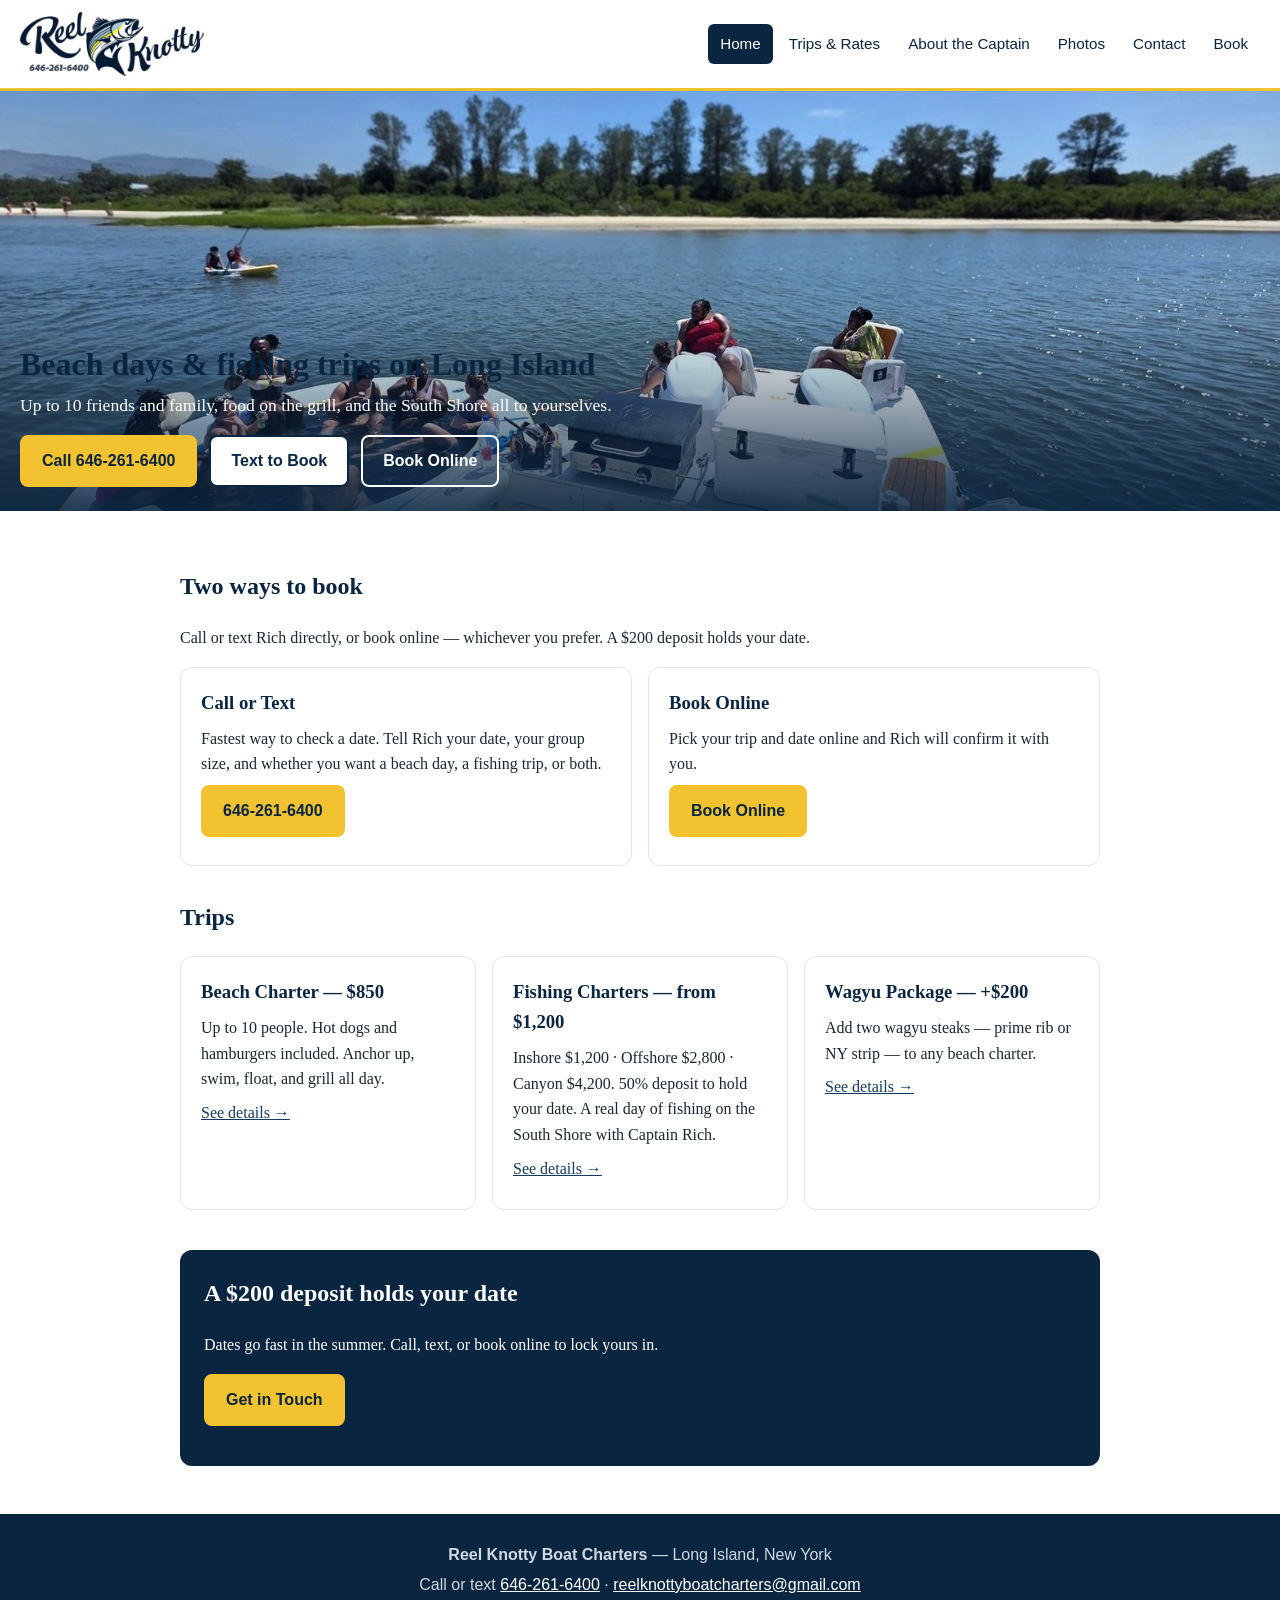
<file: index.html>
<!DOCTYPE html>
<html lang="en">
<head>
<meta charset="UTF-8">
<meta name="viewport" content="width=device-width, initial-scale=1.0">
<title>Reel Knotty Boat Charters | Beach Days &amp; Fishing Trips on Long Island</title>
<meta name="description" content="Reel Knotty Boat Charters — beach charters $850 for up to 10 people, fishing charters inshore $1,200, offshore $2,800, canyon $4,200, on Long Island, New York. Call or text 646-261-6400 or book online.">
<link rel="stylesheet" href="style.css">
</head>
<body>
<header class="site-header">
  <a href="index.html" class="logo"><img src="[data-uri]" alt="Reel Knotty Boat Charters"></a>
  <nav>
    <a href="index.html" class="active">Home</a>
    <a href="trips.html">Trips &amp; Rates</a>
    <a href="about.html">About the Captain</a>
    <a href="photos.html">Photos</a>
    <a href="contact.html">Contact</a>
    <a href="booking.html">Book</a>
  </nav>
</header>

<section class="hero">
  <img src="[data-uri]" alt="A Reel Knotty beach charter day on the water" class="hero-img">
  <div class="hero-text">
    <h1>Beach days &amp; fishing trips on Long Island</h1>
    <p>Up to 10 friends and family, food on the grill, and the South Shore all to yourselves.</p>
    <div class="cta-row">
      <a class="btn btn-primary" href="tel:+16462616400">Call 646-261-6400</a>
      <a class="btn" href="sms:+16462616400?body=Hi%20Rich%2C%20I%27d%20like%20to%20book%20a%20Reel%20Knotty%20charter!">Text to Book</a>
      <a class="btn btn-outline" href="booking.html">Book Online</a>
    </div>
  </div>
</section>

<main>
  <section>
    <h2>Two ways to book</h2>
    <p>Call or text Rich directly, or book online — whichever you prefer. A $200 deposit holds your date.</p>
    <div class="card-grid">
      <div class="card">
        <h3>Call or Text</h3>
        <p>Fastest way to check a date. Tell Rich your date, your group size, and whether you want a beach day, a fishing trip, or both.</p>
        <p><a class="btn btn-primary" href="tel:+16462616400">646-261-6400</a></p>
      </div>
      <div class="card">
        <h3>Book Online</h3>
        <p>Pick your trip and date online and Rich will confirm it with you.</p>
        <p><a class="btn btn-primary" href="booking.html">Book Online</a></p>
      </div>
    </div>
  </section>

  <section>
    <h2>Trips</h2>
    <div class="card-grid">
      <div class="card">
        <h3>Beach Charter — $850</h3>
        <p>Up to 10 people. Hot dogs and hamburgers included. Anchor up, swim, float, and grill all day.</p>
        <p><a href="trips.html">See details →</a></p>
      </div>
      <div class="card">
        <h3>Fishing Charters — from $1,200</h3>
        <p>Inshore $1,200 · Offshore $2,800 · Canyon $4,200. 50% deposit to hold your date. A real day of fishing on the South Shore with Captain Rich.</p>
        <p><a href="trips.html">See details →</a></p>
      </div>
      <div class="card">
        <h3>Wagyu Package — +$200</h3>
        <p>Add two wagyu steaks — prime rib or NY strip — to any beach charter.</p>
        <p><a href="trips.html">See details →</a></p>
      </div>
    </div>
  </section>

  <section class="strip">
    <h2>A $200 deposit holds your date</h2>
    <p>Dates go fast in the summer. Call, text, or book online to lock yours in.</p>
    <p><a class="btn btn-primary" href="contact.html">Get in Touch</a></p>
  </section>
</main>

<footer>
  <p><strong>Reel Knotty Boat Charters</strong> — Long Island, New York</p>
  <p>Call or text <a href="tel:+16462616400">646-261-6400</a> · <a href="mailto:reelknottyboatcharters@gmail.com">reelknottyboatcharters@gmail.com</a></p>
</footer>
<script src="script.js"></script>
</body>
</html>
</file>
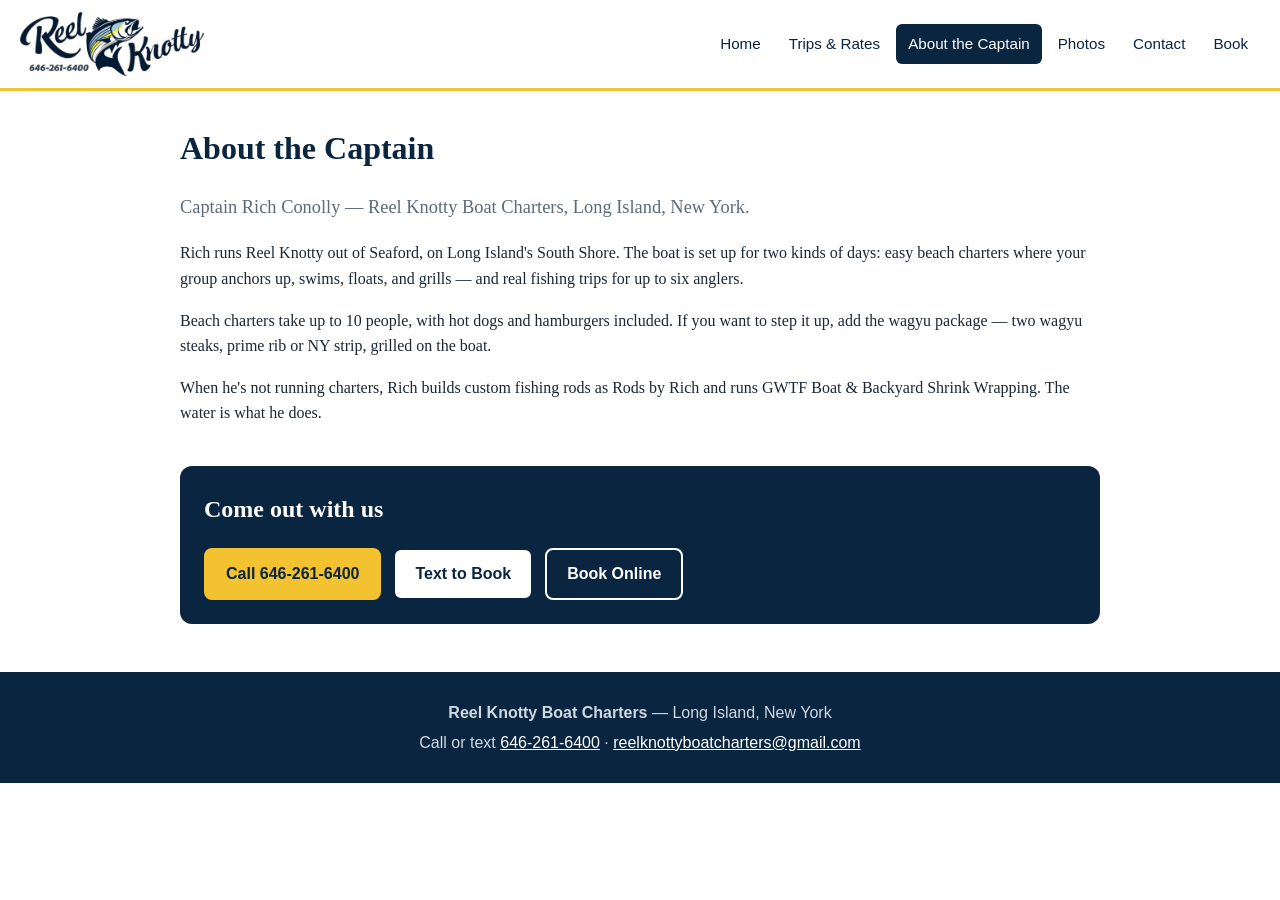
<file: about.html>
<!DOCTYPE html>
<html lang="en">
<head>
<meta charset="UTF-8">
<meta name="viewport" content="width=device-width, initial-scale=1.0">
<title>About the Captain | Reel Knotty Boat Charters</title>
<meta name="description" content="Captain Rich Conolly runs Reel Knotty Boat Charters on Long Island, New York — beach days and fishing trips on the South Shore.">
<link rel="stylesheet" href="style.css">
</head>
<body>
<header class="site-header">
  <a href="index.html" class="logo"><img src="[data-uri]" alt="Reel Knotty Boat Charters"></a>
  <nav>
    <a href="index.html">Home</a>
    <a href="trips.html">Trips &amp; Rates</a>
    <a href="about.html" class="active">About the Captain</a>
    <a href="photos.html">Photos</a>
    <a href="contact.html">Contact</a>
    <a href="booking.html">Book</a>
  </nav>
</header>

<main>
  <h1>About the Captain</h1>
  <p class="lede">Captain Rich Conolly — Reel Knotty Boat Charters, Long Island, New York.</p>
  <p>Rich runs Reel Knotty out of Seaford, on Long Island's South Shore. The boat is set up for two kinds of days: easy beach charters where your group anchors up, swims, floats, and grills — and real fishing trips for up to six anglers.</p>
  <p>Beach charters take up to 10 people, with hot dogs and hamburgers included. If you want to step it up, add the wagyu package — two wagyu steaks, prime rib or NY strip, grilled on the boat.</p>
  <p>When he's not running charters, Rich builds custom fishing rods as Rods by Rich and runs GWTF Boat &amp; Backyard Shrink Wrapping. The water is what he does.</p>

  <section class="strip">
    <h2>Come out with us</h2>
    <div class="cta-row">
      <a class="btn btn-primary" href="tel:+16462616400">Call 646-261-6400</a>
      <a class="btn" href="sms:+16462616400?body=Hi%20Rich%2C%20I%27d%20like%20to%20book%20a%20Reel%20Knotty%20charter!">Text to Book</a>
      <a class="btn btn-outline" href="booking.html">Book Online</a>
    </div>
  </section>
</main>

<footer>
  <p><strong>Reel Knotty Boat Charters</strong> — Long Island, New York</p>
  <p>Call or text <a href="tel:+16462616400">646-261-6400</a> · <a href="mailto:reelknottyboatcharters@gmail.com">reelknottyboatcharters@gmail.com</a></p>
</footer>
<script src="script.js"></script>
</body>
</html>
</file>
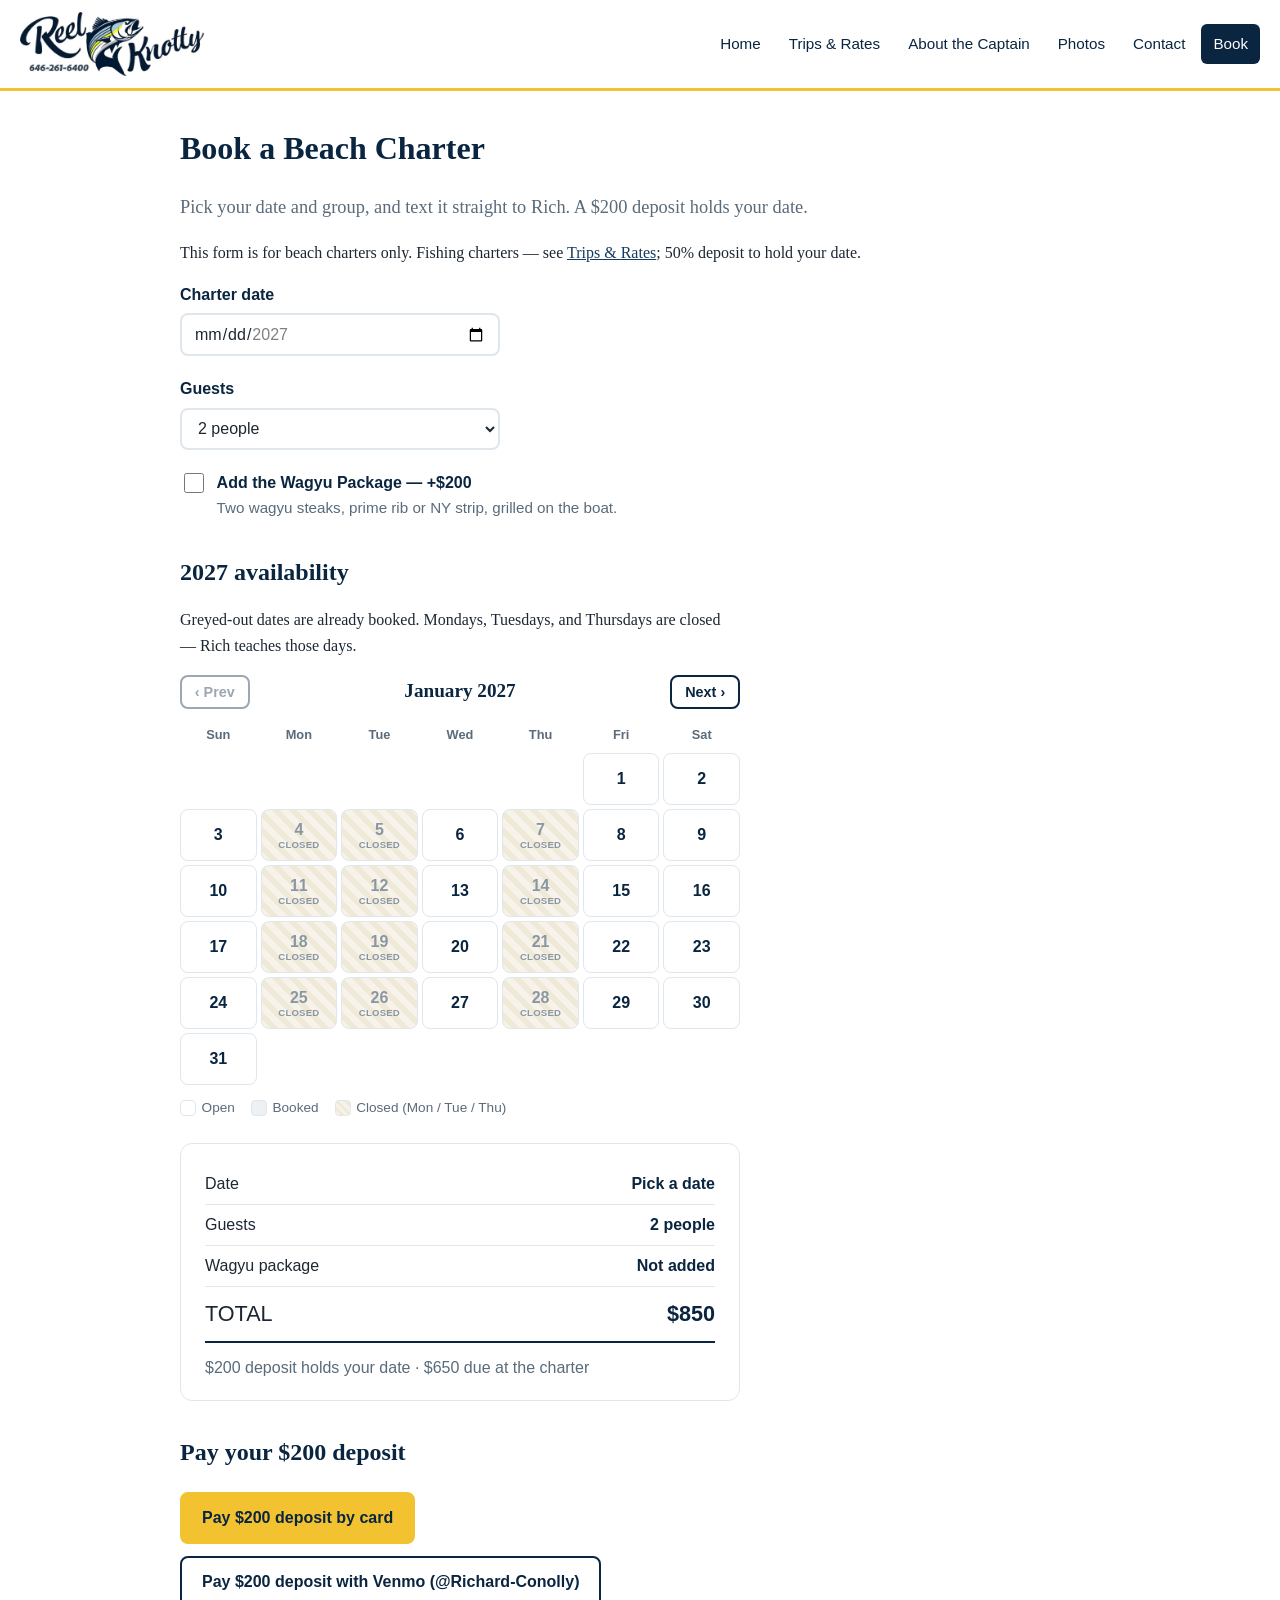
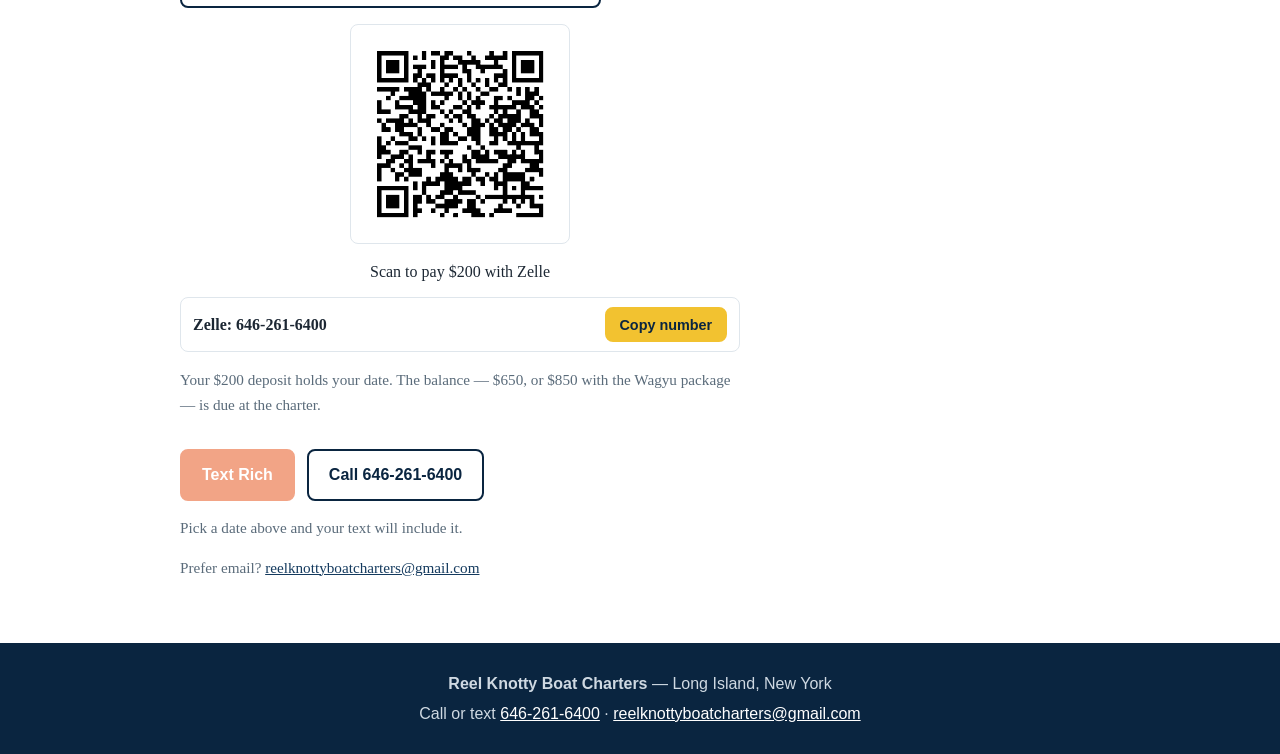
<file: booking.html>
<!DOCTYPE html>
<html lang="en">
<head>
<meta charset="UTF-8">
<meta name="viewport" content="width=device-width, initial-scale=1.0">
<title>Book a Beach Charter | Reel Knotty Boat Charters</title>
<meta name="description" content="Book a Reel Knotty beach charter online — $850 for up to 10 people, $200 deposit holds your date. Call or text 646-261-6400.">
<link rel="stylesheet" href="style.css">
</head>
<body>
<header class="site-header">
  <a href="index.html" class="logo"><img src="[data-uri]" alt="Reel Knotty Boat Charters"></a>
  <nav>
    <a href="index.html">Home</a>
    <a href="trips.html">Trips &amp; Rates</a>
    <a href="about.html">About the Captain</a>
    <a href="photos.html">Photos</a>
    <a href="contact.html">Contact</a>
    <a href="booking.html" class="active">Book</a>
  </nav>
</header>

<main>
  <h1>Book a Beach Charter</h1>
  <p class="lede">Pick your date and group, and text it straight to Rich. A $200 deposit holds your date.</p>
  <p>This form is for beach charters only. Fishing charters — see <a href="trips.html">Trips &amp; Rates</a>; 50% deposit to hold your date.</p>

  <form class="booking-form" id="booking-form" action="#" onsubmit="return false;">
    <div>
      <label for="bk-date">Charter date</label>
      <input type="date" id="bk-date" name="date">
    </div>
    <div>
      <label for="bk-guests">Guests</label>
      <select id="bk-guests" name="guests">
        <option value="1">1 person</option>
        <option value="2" selected>2 people</option>
        <option value="3">3 people</option>
        <option value="4">4 people</option>
        <option value="5">5 people</option>
        <option value="6">6 people</option>
        <option value="7">7 people</option>
        <option value="8">8 people</option>
        <option value="9">9 people</option>
        <option value="10">10 people</option>
      </select>
    </div>
    <div class="wagyu-row">
      <input type="checkbox" id="bk-wagyu" name="wagyu">
      <label for="bk-wagyu">Add the Wagyu Package — +$200<br><span class="wagyu-sub">Two wagyu steaks, prime rib or NY strip, grilled on the boat.</span></label>
    </div>
  </form>

  <section class="calendar-wrap" id="booking-calendar">
    <h2>2027 availability</h2>
    <p>Greyed-out dates are already booked. Mondays, Tuesdays, and Thursdays are closed — Rich teaches those days.</p>
    <div class="cal-nav">
      <button type="button" id="cal-prev" class="btn" aria-label="Previous month">‹ Prev</button>
      <h3 id="cal-title">January 2027</h3>
      <button type="button" id="cal-next" class="btn" aria-label="Next month">Next ›</button>
    </div>
    <div class="cal-grid" id="cal-grid" role="grid" aria-label="Booking calendar"></div>
    <p class="cal-legend">
      <span class="cal-key cal-key-open">Open</span>
      <span class="cal-key cal-key-taken">Booked</span>
      <span class="cal-key cal-key-closed">Closed (Mon / Tue / Thu)</span>
    </p>
    <p class="hint" id="cal-hint"></p>
  </section>

  <div class="summary" id="booking-summary" aria-live="polite">
    <div class="summary-row"><span>Date</span><strong id="sum-date">Pick a date</strong></div>
    <div class="summary-row"><span>Guests</span><strong id="sum-guests">2 people</strong></div>
    <div class="summary-row"><span>Wagyu package</span><strong id="sum-wagyu">Not added</strong></div>
    <div class="summary-row total"><span>TOTAL</span><strong id="sum-total">$850</strong></div>
    <p class="deposit" id="sum-deposit">$200 deposit holds your date · $650 due at the charter</p>
  </div>

  <section class="payment" id="deposit">
    <h2>Pay your $200 deposit</h2>
    <div class="cta-row">
      <a class="btn btn-primary" href="https://buy.stripe.com/14AbJ38N94sJg3r1LlfjG00" target="_blank" rel="noopener">Pay $200 deposit by card</a>
      <a class="btn" href="https://venmo.com/code?user_id=1741327347744768082&created=1795651799" target="_blank" rel="noopener">Pay $200 deposit with Venmo (@Richard-Conolly)</a>
    </div>
    <div class="zelle-qr">
      <img src="[data-uri]" alt="Zelle QR code — scan with your banking app to pay Rich $200" width="220" height="220">
      <p>Scan to pay $200 with Zelle</p>
      <div class="rk-copy-row">
        <span class="rk-copy-value">Zelle: 646-261-6400</span>
        <button type="button" class="btn btn-primary rk-copy-btn" data-copy="646-261-6400">Copy number</button>
      </div>
    </div>
    <p class="hint">Your $200 deposit holds your date. The balance — $650, or $850 with the Wagyu package — is due at the charter.</p>
  </section>

  <div class="cta-row booking-cta">
    <a class="btn btn-orange" id="bk-text" href="sms:+16462616400?body=Hi%20Rich%20%E2%80%94%20I%27d%20like%20to%20book%20a%20Reel%20Knotty%20Beach%20Charter.">Text Rich</a>
    <a class="btn" href="tel:+16462616400">Call 646-261-6400</a>
  </div>
  <p class="hint" id="bk-hint">Pick a date above and your text will include it.</p>
  <p class="hint">Prefer email? <a href="mailto:reelknottyboatcharters@gmail.com">reelknottyboatcharters@gmail.com</a></p>
</main>

<footer>
  <p><strong>Reel Knotty Boat Charters</strong> — Long Island, New York</p>
  <p>Call or text <a href="tel:+16462616400">646-261-6400</a> · <a href="mailto:reelknottyboatcharters@gmail.com">reelknottyboatcharters@gmail.com</a></p>
</footer>
<script src="script.js"></script>
</body>
</html>
</file>
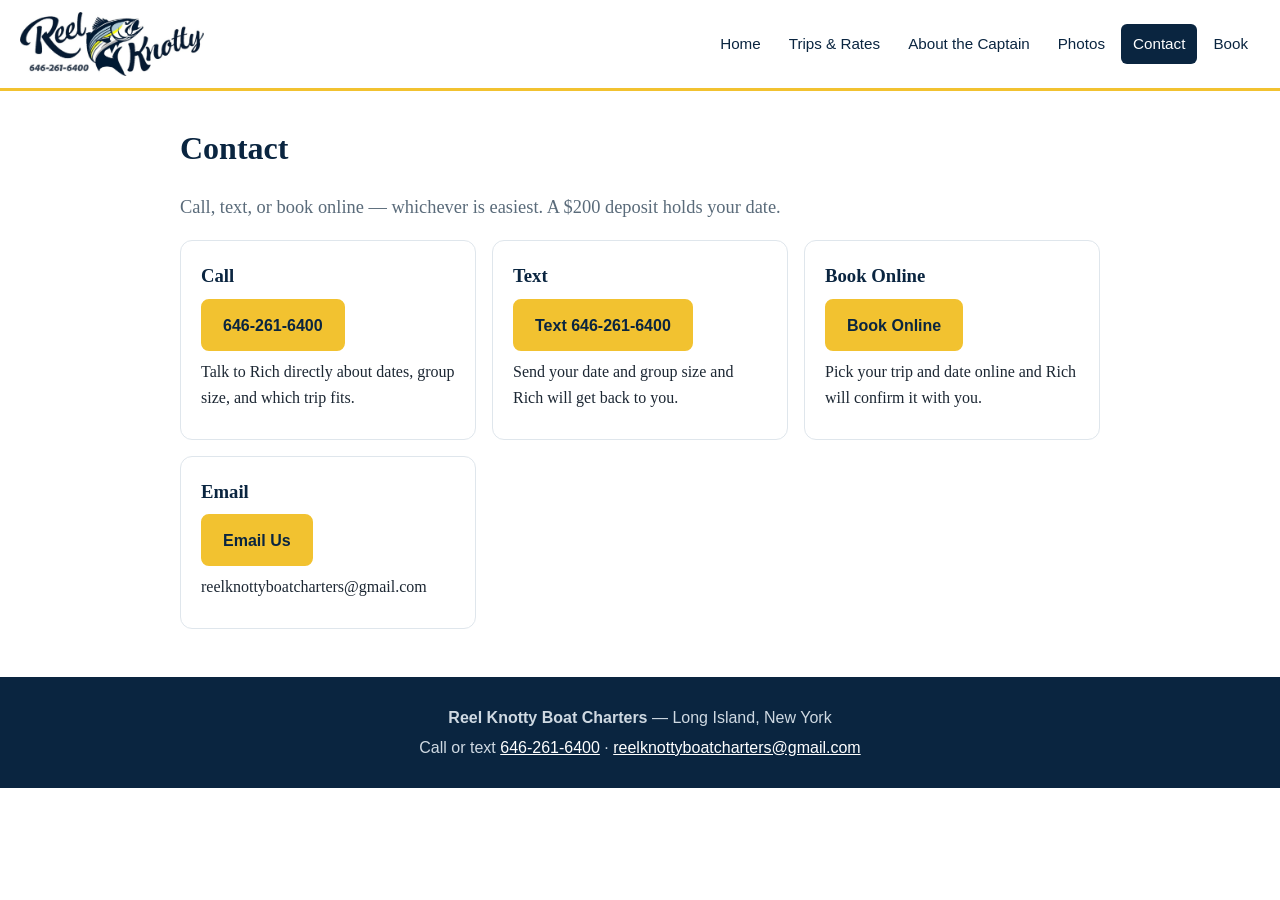
<file: contact.html>
<!DOCTYPE html>
<html lang="en">
<head>
<meta charset="UTF-8">
<meta name="viewport" content="width=device-width, initial-scale=1.0">
<title>Contact | Reel Knotty Boat Charters</title>
<meta name="description" content="Contact Reel Knotty Boat Charters — call or text 646-261-6400, or book online. $200 deposit holds your date.">
<link rel="stylesheet" href="style.css">
</head>
<body>
<header class="site-header">
  <a href="index.html" class="logo"><img src="[data-uri]" alt="Reel Knotty Boat Charters"></a>
  <nav>
    <a href="index.html">Home</a>
    <a href="trips.html">Trips &amp; Rates</a>
    <a href="about.html">About the Captain</a>
    <a href="photos.html">Photos</a>
    <a href="contact.html" class="active">Contact</a>
    <a href="booking.html">Book</a>
  </nav>
</header>

<main>
  <h1>Contact</h1>
  <p class="lede">Call, text, or book online — whichever is easiest. A $200 deposit holds your date.</p>

  <div class="card-grid">
    <div class="card">
      <h3>Call</h3>
      <p><a class="btn btn-primary" href="tel:+16462616400">646-261-6400</a></p>
      <p>Talk to Rich directly about dates, group size, and which trip fits.</p>
    </div>
    <div class="card">
      <h3>Text</h3>
      <p><a class="btn btn-primary" href="sms:+16462616400?body=Hi%20Rich%2C%20I%27d%20like%20to%20book%20a%20Reel%20Knotty%20charter!">Text 646-261-6400</a></p>
      <p>Send your date and group size and Rich will get back to you.</p>
    </div>
    <div class="card">
      <h3>Book Online</h3>
      <p><a class="btn btn-primary" href="booking.html">Book Online</a></p>
      <p>Pick your trip and date online and Rich will confirm it with you.</p>
    </div>
    <div class="card">
      <h3>Email</h3>
      <p><a class="btn btn-primary" href="mailto:reelknottyboatcharters@gmail.com">Email Us</a></p>
      <p>reelknottyboatcharters@gmail.com</p>
    </div>
  </div>
</main>

<footer>
  <p><strong>Reel Knotty Boat Charters</strong> — Long Island, New York</p>
  <p>Call or text <a href="tel:+16462616400">646-261-6400</a> · <a href="mailto:reelknottyboatcharters@gmail.com">reelknottyboatcharters@gmail.com</a></p>
</footer>
<script src="script.js"></script>
</body>
</html>
</file>
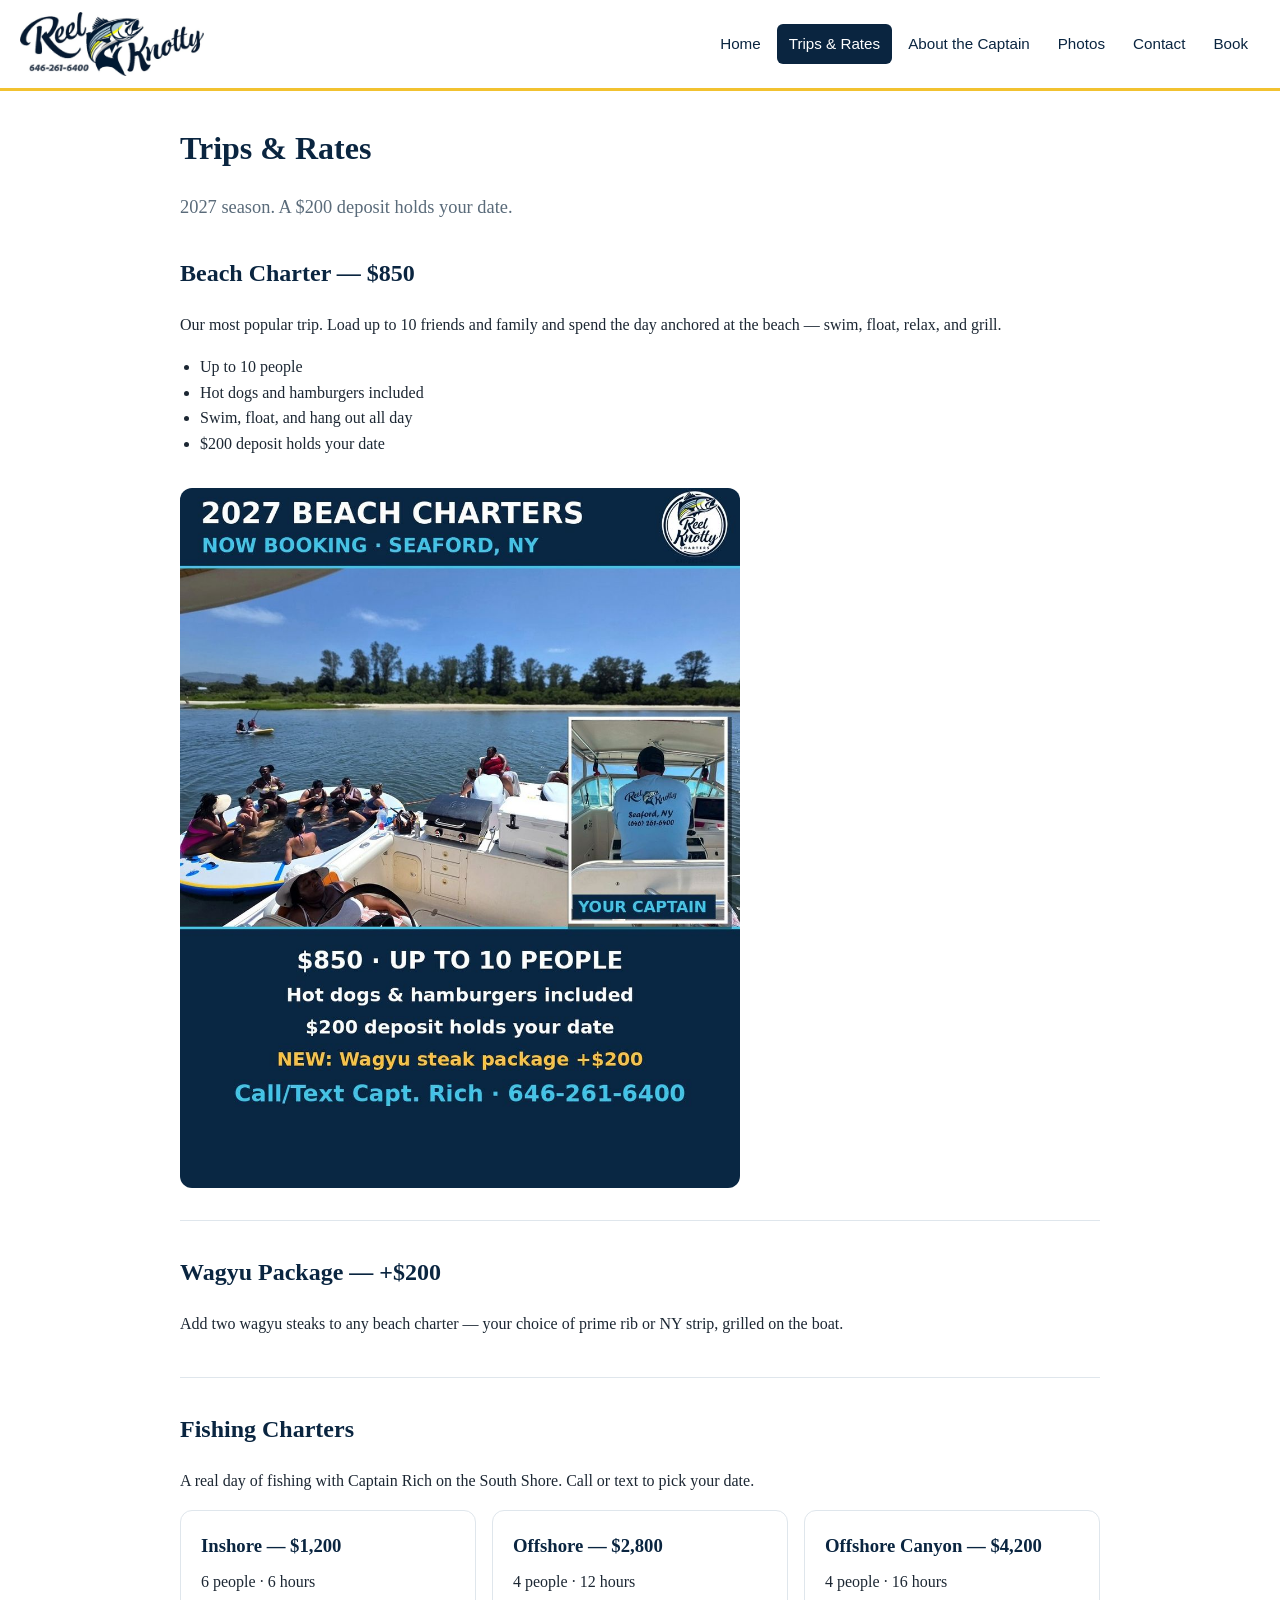
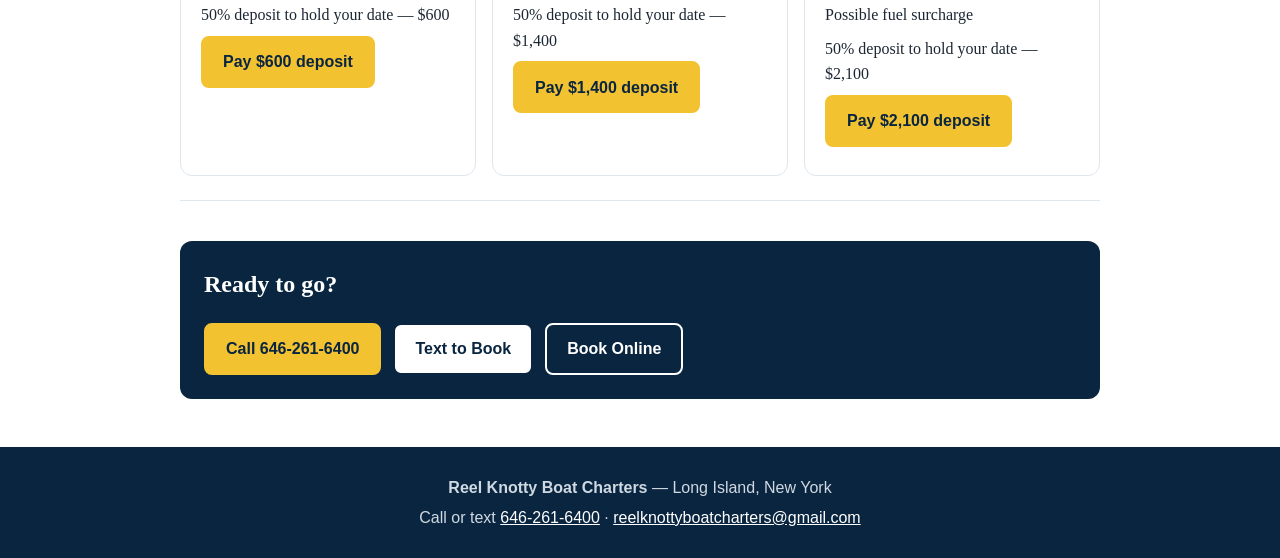
<file: trips.html>
<!DOCTYPE html>
<html lang="en">
<head>
<meta charset="UTF-8">
<meta name="viewport" content="width=device-width, initial-scale=1.0">
<title>Trips &amp; Rates | Reel Knotty Boat Charters</title>
<meta name="description" content="Reel Knotty beach charters $850 for up to 10 people, fishing charters from $1,200 inshore to $4,200 canyon, and the wagyu package. $200 deposit holds your date.">
<link rel="stylesheet" href="style.css">
</head>
<body>
<header class="site-header">
  <a href="index.html" class="logo"><img src="[data-uri]" alt="Reel Knotty Boat Charters"></a>
  <nav>
    <a href="index.html">Home</a>
    <a href="trips.html" class="active">Trips &amp; Rates</a>
    <a href="about.html">About the Captain</a>
    <a href="photos.html">Photos</a>
    <a href="contact.html">Contact</a>
    <a href="booking.html">Book</a>
  </nav>
</header>

<main>
  <h1>Trips &amp; Rates</h1>
  <p class="lede">2027 season. A $200 deposit holds your date.</p>

  <section class="trip">
    <h2>Beach Charter — $850</h2>
    <p>Our most popular trip. Load up to 10 friends and family and spend the day anchored at the beach — swim, float, relax, and grill.</p>
    <ul>
      <li>Up to 10 people</li>
      <li>Hot dogs and hamburgers included</li>
      <li>Swim, float, and hang out all day</li>
      <li>$200 deposit holds your date</li>
    </ul>
    <img src="[data-uri]" alt="Reel Knotty 2027 beach charter flyer" class="flyer">
  </section>

  <section class="trip">
    <h2>Wagyu Package — +$200</h2>
    <p>Add two wagyu steaks to any beach charter — your choice of prime rib or NY strip, grilled on the boat.</p>
  </section>

  <section class="trip">
    <h2>Fishing Charters</h2>
    <p>A real day of fishing with Captain Rich on the South Shore. Call or text to pick your date.</p>
    <div class="card-grid">
      <div class="card">
        <h3>Inshore — $1,200</h3>
        <p>6 people · 6 hours</p>
        <p>50% deposit to hold your date — $600</p>
        <p><a class="btn btn-primary" href="https://buy.stripe.com/8x2fZj3sP2kB18xcpZfjG01" target="_blank" rel="noopener">Pay $600 deposit</a></p>
      </div>
      <div class="card">
        <h3>Offshore — $2,800</h3>
        <p>4 people · 12 hours</p>
        <p>50% deposit to hold your date — $1,400</p>
        <p><a class="btn btn-primary" href="https://buy.stripe.com/fZu4gBe7t9N36sRcpZfjG02" target="_blank" rel="noopener">Pay $1,400 deposit</a></p>
      </div>
      <div class="card">
        <h3>Offshore Canyon — $4,200</h3>
        <p>4 people · 16 hours</p>
        <p>Possible fuel surcharge</p>
        <p>50% deposit to hold your date — $2,100</p>
        <p><a class="btn btn-primary" href="https://buy.stripe.com/fZu14p9Rd0ct5oN1LlfjG03" target="_blank" rel="noopener">Pay $2,100 deposit</a></p>
      </div>
    </div>
  </section>

  <section class="strip">
    <h2>Ready to go?</h2>
    <div class="cta-row">
      <a class="btn btn-primary" href="tel:+16462616400">Call 646-261-6400</a>
      <a class="btn" href="sms:+16462616400?body=Hi%20Rich%2C%20I%27d%20like%20to%20book%20a%20Reel%20Knotty%20charter!">Text to Book</a>
      <a class="btn btn-outline" href="booking.html">Book Online</a>
    </div>
  </section>
</main>

<footer>
  <p><strong>Reel Knotty Boat Charters</strong> — Long Island, New York</p>
  <p>Call or text <a href="tel:+16462616400">646-261-6400</a> · <a href="mailto:reelknottyboatcharters@gmail.com">reelknottyboatcharters@gmail.com</a></p>
</footer>
<script src="script.js"></script>
</body>
</html>
</file>
<file: style.css>
:root {
  --navy: #0a2540;
  --navy-light: #143a5e;
  --yellow: #f2c230;
  --sand: #f7f3ea;
  --ink: #1c2733;
  --muted: #5a6b7a;
  --line: #dfe6ec;
}

* { box-sizing: border-box; }

body {
  margin: 0;
  font-family: Georgia, "Times New Roman", serif;
  color: var(--ink);
  background: #fff;
  line-height: 1.6;
}

a { color: var(--navy-light); }

.site-header {
  display: flex;
  flex-wrap: wrap;
  align-items: center;
  justify-content: space-between;
  gap: 0.5rem 1rem;
  padding: 0.75rem 1.25rem;
  border-bottom: 3px solid var(--yellow);
  background: #fff;
}

.logo img { display: block; height: 64px; width: auto; }

nav { display: flex; flex-wrap: wrap; gap: 0.25rem; }

nav a {
  padding: 0.5rem 0.75rem;
  border-radius: 6px;
  text-decoration: none;
  font-family: Arial, Helvetica, sans-serif;
  font-size: 0.95rem;
  color: var(--navy);
}

nav a:hover { background: var(--sand); }
nav a.active { background: var(--navy); color: #fff; }

.hero { position: relative; }
.hero-img { display: block; width: 100%; height: 420px; object-fit: cover; }
.hero-text {
  position: absolute;
  inset: auto 0 0 0;
  padding: 2rem 1.25rem 1.5rem;
  background: linear-gradient(transparent, rgba(10, 37, 64, 0.88));
  color: #fff;
}
.hero-text h1 { margin: 0 0 0.5rem; font-size: 2rem; line-height: 1.2; }
.hero-text p { margin: 0 0 1rem; font-size: 1.1rem; }

.cta-row { display: flex; flex-wrap: wrap; gap: 0.75rem; }

.btn {
  display: inline-block;
  padding: 0.7rem 1.25rem;
  border-radius: 8px;
  text-decoration: none;
  font-family: Arial, Helvetica, sans-serif;
  font-weight: bold;
  background: #fff;
  color: var(--navy);
  border: 2px solid var(--navy);
}
.btn-primary { background: var(--yellow); border-color: var(--yellow); color: var(--navy); }
.btn-outline { background: transparent; color: #fff; border-color: #fff; }

main { max-width: 960px; margin: 0 auto; padding: 1.5rem 1.25rem 3rem; }

h1 { color: var(--navy); font-size: 2rem; margin: 0.5rem 0; }
h2 { color: var(--navy); margin-top: 2rem; }
h3 { color: var(--navy); margin: 0 0 0.5rem; }
.lede { font-size: 1.15rem; color: var(--muted); }

.card-grid {
  display: grid;
  grid-template-columns: repeat(auto-fit, minmax(240px, 1fr));
  gap: 1rem;
  margin-top: 1rem;
}
.card {
  border: 1px solid var(--line);
  border-radius: 12px;
  padding: 1.25rem;
  background: #fff;
}
.card p { margin: 0.5rem 0; }

.strip {
  margin-top: 2.5rem;
  padding: 1.5rem;
  border-radius: 12px;
  background: var(--navy);
  color: #fff;
}
.strip h2 { color: #fff; margin-top: 0; }
.strip .btn-outline { border-color: #fff; }

.trip { border-bottom: 1px solid var(--line); padding-bottom: 1.5rem; }
.trip ul { padding-left: 1.25rem; }
.flyer { max-width: 100%; width: 560px; border-radius: 12px; margin-top: 1rem; }

.gallery {
  display: grid;
  grid-template-columns: repeat(auto-fit, minmax(280px, 1fr));
  gap: 1rem;
  margin-top: 1rem;
}
.gallery figure { margin: 0; }
.gallery img {
  display: block;
  width: 100%;
  height: 240px;
  object-fit: cover;
  border-radius: 12px;
}
/* Portrait shot whose people sit high in the frame: shift the crop window
   down from center so heads stay in frame at any cell width. */
.gallery img.show-top { object-position: 50% 15%; }
/* Tall portrait where the head sits high AND the catch fills the frame:
   15% would cut the fish in half, so this one uses 40% — heads in
   frame, tuna whole ("A big catch aboard"). */
.gallery img.show-top-40 { object-position: 50% 40%; }
.gallery figcaption { padding: 0.5rem 0.25rem; color: var(--muted); font-size: 0.95rem; }

footer {
  background: var(--navy);
  color: #cfd9e2;
  text-align: center;
  padding: 1.5rem 1rem;
  font-family: Arial, Helvetica, sans-serif;
}
footer a { color: #fff; }
footer p { margin: 0.25rem 0; }

@media (max-width: 600px) {
  .hero-img { height: 300px; }
  .hero-text h1 { font-size: 1.5rem; }
  .logo img { height: 52px; }
}

/* Call/Text fallback card (see script.js) */
.rk-modal-overlay {
  position: fixed;
  inset: 0;
  background: rgba(10, 37, 64, 0.72);
  display: flex;
  align-items: center;
  justify-content: center;
  padding: 1rem;
  z-index: 1000;
}
.rk-modal-overlay[hidden] { display: none; }
.rk-modal {
  position: relative;
  background: #fff;
  color: var(--ink);
  border-radius: 12px;
  border-top: 6px solid var(--yellow);
  max-width: 420px;
  width: 100%;
  padding: 1.5rem;
  box-shadow: 0 12px 40px rgba(0, 0, 0, 0.35);
  font-family: Arial, Helvetica, sans-serif;
}
.rk-modal h2 { margin: 0 0 0.5rem; color: var(--navy); font-family: Georgia, "Times New Roman", serif; }
.rk-modal-sub { margin: 0 0 0.5rem; }
.rk-modal-close {
  position: absolute;
  top: 0.4rem;
  right: 0.6rem;
  background: none;
  border: none;
  font-size: 1.75rem;
  line-height: 1;
  color: var(--muted);
  cursor: pointer;
  padding: 0.25rem 0.5rem;
}
.rk-copy-row {
  display: flex;
  gap: 0.5rem;
  align-items: center;
  justify-content: space-between;
  border: 1px solid var(--line);
  border-radius: 8px;
  padding: 0.6rem 0.75rem;
  margin: 0.75rem 0;
}
.rk-copy-value { font-weight: bold; word-break: break-word; }
.rk-copy-btn { flex-shrink: 0; padding: 0.45rem 0.8rem; font-size: 0.9rem; }
.rk-open-link { display: block; text-align: center; margin-top: 1rem; }
.rk-modal-note { color: var(--muted); font-size: 0.9rem; margin: 1rem 0 0; }

/* Booking page */
.btn-orange { background: #e85a24; border-color: #e85a24; color: #fff; }
a.btn.disabled { opacity: 0.55; cursor: not-allowed; }
.booking-form { display: grid; gap: 1.25rem; max-width: 560px; margin: 1rem 0; }
.booking-form label { display: block; font-family: Arial, Helvetica, sans-serif; font-weight: bold; color: var(--navy); margin-bottom: 0.35rem; }
.booking-form input[type="date"],
.booking-form select { width: 100%; max-width: 320px; padding: 0.6rem 0.75rem; font-size: 1rem; font-family: Arial, Helvetica, sans-serif; border: 2px solid var(--line); border-radius: 8px; background: #fff; color: var(--ink); }
.wagyu-row { display: flex; gap: 0.6rem; align-items: flex-start; }
.wagyu-row input[type="checkbox"] { width: 1.25rem; height: 1.25rem; margin-top: 0.2rem; flex-shrink: 0; }
.wagyu-row label { margin-bottom: 0; }
.wagyu-sub { font-weight: normal; color: var(--muted); font-size: 0.95rem; }
.summary { border: 1px solid var(--line); border-radius: 12px; padding: 1.25rem 1.5rem; background: #fff; max-width: 560px; margin: 1.5rem 0; }
.summary-row { display: flex; justify-content: space-between; gap: 1rem; padding: 0.45rem 0; border-bottom: 1px solid var(--line); font-family: Arial, Helvetica, sans-serif; }
.summary-row strong { color: var(--navy); text-align: right; }
.summary-row.total { font-size: 1.35rem; border-bottom: 2px solid var(--navy); padding: 0.6rem 0; }
.summary .deposit { color: var(--muted); margin: 0.75rem 0 0; font-family: Arial, Helvetica, sans-serif; }
.booking-cta { margin-top: 1.5rem; }
.payment { max-width: 560px; margin: 2rem 0; }
.payment .cta-row { margin: 1rem 0; }
.zelle-qr { text-align: center; margin: 1rem 0; }
.zelle-qr img { width: 220px; height: 220px; background: #fff; padding: 8px; border: 1px solid var(--line); border-radius: 8px; }
.zelle-qr p { margin: 0.5rem 0; }
.zelle-qr .rk-copy-row { text-align: left; }
.hint { color: var(--muted); font-size: 0.95rem; }

/* Availability calendar (booking.html) */
.calendar-wrap { max-width: 560px; margin: 2rem 0 0; }
.calendar-wrap h2 { margin-bottom: 0.25rem; }
.cal-nav { display: flex; align-items: center; justify-content: space-between; gap: 0.5rem; margin: 1rem 0 0.75rem; }
.cal-nav h3 { margin: 0; font-size: 1.2rem; }
.cal-nav .btn { padding: 0.45rem 0.8rem; font-size: 0.9rem; }
.cal-nav .btn:disabled { opacity: 0.4; cursor: not-allowed; }
.cal-grid { display: grid; grid-template-columns: repeat(7, 1fr); gap: 4px; }
.cal-dow { text-align: center; font-family: Arial, Helvetica, sans-serif; font-size: 0.8rem; font-weight: bold; color: var(--muted); padding: 0.25rem 0; }
.cal-day { position: relative; min-height: 52px; border: 1px solid var(--line); border-radius: 8px; background: #fff; color: var(--navy); font-family: Arial, Helvetica, sans-serif; font-size: 1rem; font-weight: bold; cursor: pointer; padding: 0.3rem 0.1rem; }
.cal-day.cal-blank { border: none; background: transparent; cursor: default; }
.cal-day.open:hover { background: var(--yellow); }
.cal-day.selected { background: var(--navy); color: #fff; border-color: var(--navy); }
.cal-day.taken { background: #eef1f4; color: #9aa7b2; cursor: not-allowed; }
.cal-day.taken .cal-num { text-decoration: line-through; }
.cal-day.closed { background: repeating-linear-gradient(45deg, #f7f3ea, #f7f3ea 6px, #efe9d8 6px, #efe9d8 12px); color: #8a97a3; cursor: not-allowed; }
.cal-day.past { background: #f7f7f7; color: #c3ccd3; cursor: not-allowed; }
.cal-tag { display: block; font-size: 0.6rem; font-weight: bold; letter-spacing: 0.02em; text-transform: uppercase; }
.cal-legend { display: flex; flex-wrap: wrap; gap: 0.5rem 1rem; font-family: Arial, Helvetica, sans-serif; font-size: 0.85rem; color: var(--muted); margin: 0.75rem 0 0; }
.cal-key { display: inline-flex; align-items: center; gap: 0.35rem; }
.cal-key::before { content: ""; display: inline-block; width: 14px; height: 14px; border-radius: 4px; border: 1px solid var(--line); }
.cal-key-open::before { background: #fff; }
.cal-key-taken::before { background: #eef1f4; }
.cal-key-closed::before { background: repeating-linear-gradient(45deg, #f7f3ea, #f7f3ea 3px, #efe9d8 3px, #efe9d8 6px); }
</file>
